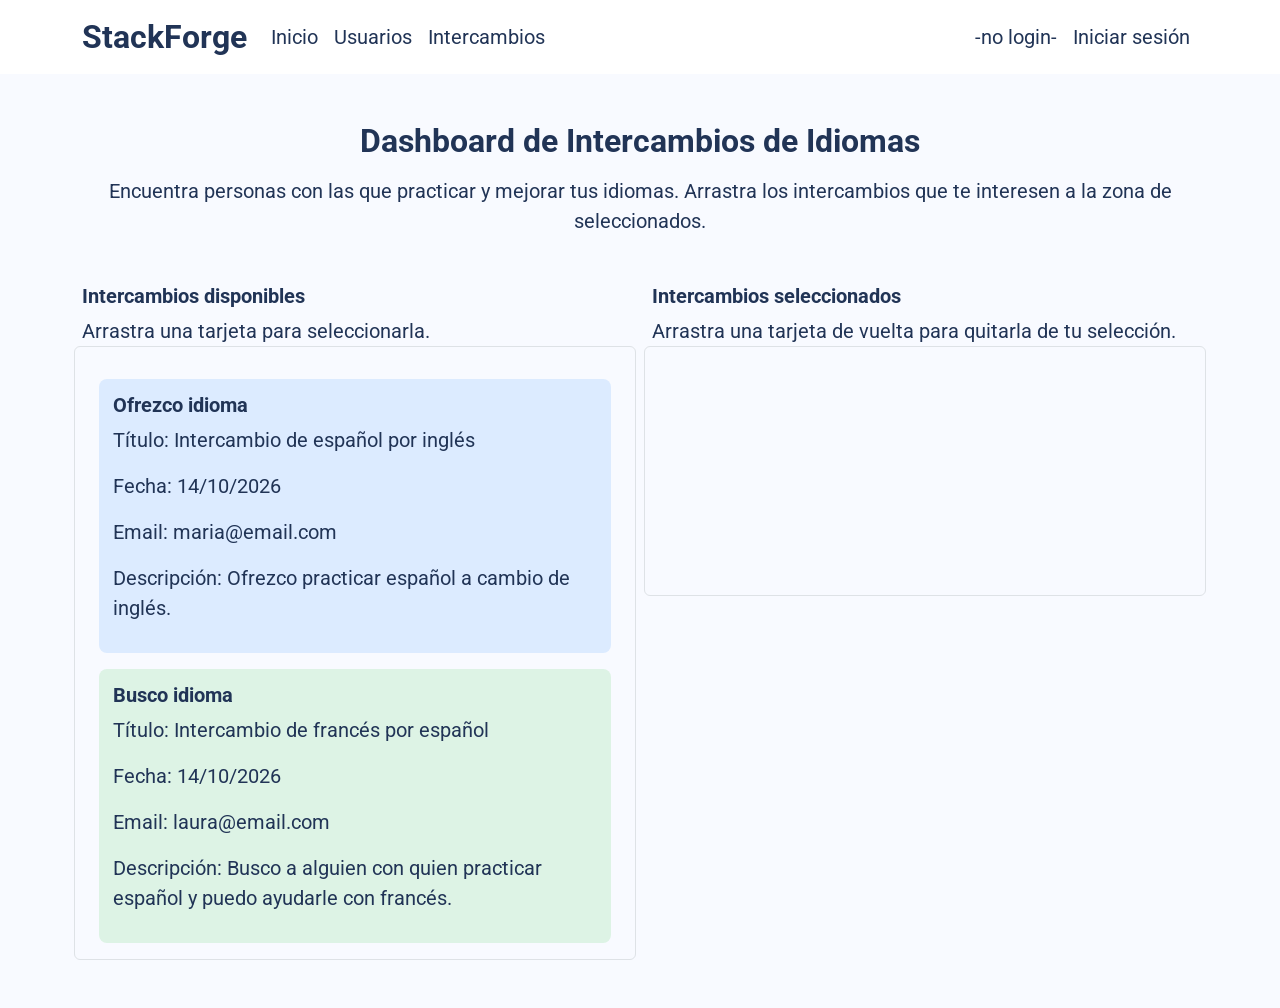
<file: index.html>
<!DOCTYPE html>
<html lang="es">
<head>
    <meta charset="UTF-8">
    <meta name="viewport" content="width=device-width, initial-scale=1.0">
    <title>StackForge - Dashboard</title>
    <link href="https://cdn.jsdelivr.net/npm/bootstrap@5.3.3/dist/css/bootstrap.min.css" rel="stylesheet">
    <link rel="stylesheet" href="css/styles.css">
</head>
<body>

<nav class="navbar navbar-expand-lg">
    <div class="container">
        <a class="navbar-brand" href="index.html">StackForge</a>

        <button class="navbar-toggler" type="button"
                data-bs-toggle="collapse"
                data-bs-target="#menuNavegacion"
                aria-controls="menuNavegacion"
                aria-expanded="false"
                aria-label="Abrir menú">
            <span class="navbar-toggler-icon"></span>
        </button>

        <div class="collapse navbar-collapse" id="menuNavegacion">
            <ul class="navbar-nav">
                <li class="nav-item">
                    <a class="nav-link" href="index.html">Inicio</a>
                </li>
                <li class="nav-item">
                    <a class="nav-link" href="usuarios.html">Usuarios</a>
                </li>
                <li class="nav-item">
                    <a class="nav-link" href="intercambios.html">Intercambios</a>
                </li>
            </ul>

            <ul class="navbar-nav ms-auto align-items-lg-center">
                <li class="nav-item">
                    <span class="nav-link" id="usuarioActivo">-no login-</span>
                </li>
                <li class="nav-item">
                    <a class="nav-link" href="login.html" id="enlace-login">
                        Iniciar sesión
                    </a>
                </li>
                <li class="nav-item">
                    <button type="button" class="nav-link"
                            id="cerrar-sesion" hidden>
                        Cerrar sesión
                    </button>
                </li>
            </ul>
        </div>
    </div>
</nav>

<main class="container mt-5 mb-5">

    <h1 class="text-center">Dashboard de Intercambios de Idiomas</h1>

    <p class="text-center mt-3">
        Encuentra personas con las que practicar y mejorar tus idiomas.
        Arrastra los intercambios que te interesen a la zona de seleccionados.
    </p>

    <div class="row g-4 mt-4">

        <section class="col-12 col-lg-6">
            <h2>Intercambios disponibles</h2>
            <p>Arrastra una tarjeta para seleccionarla.</p>

            <div id="lista-intercambios"
                 class="row g-3 p-3 border rounded"
                 style="min-height: 250px;">
            </div>
        </section>

        <section class="col-12 col-lg-6">
            <h2>Intercambios seleccionados</h2>
            <p>Arrastra una tarjeta de vuelta para quitarla de tu selección.</p>

            <div id="lista-seleccionados"
                 class="row g-3 p-3 border rounded"
                 style="min-height: 250px;">
            </div>
        </section>

    </div>

    <p id="mensaje-dashboard" class="mt-3" role="status"></p>

</main>

<script src="https://cdn.jsdelivr.net/npm/bootstrap@5.3.3/dist/js/bootstrap.bundle.min.js"></script>
<script type="module" src="./js/dashboard.js"></script>

</body>
</html>
</file>
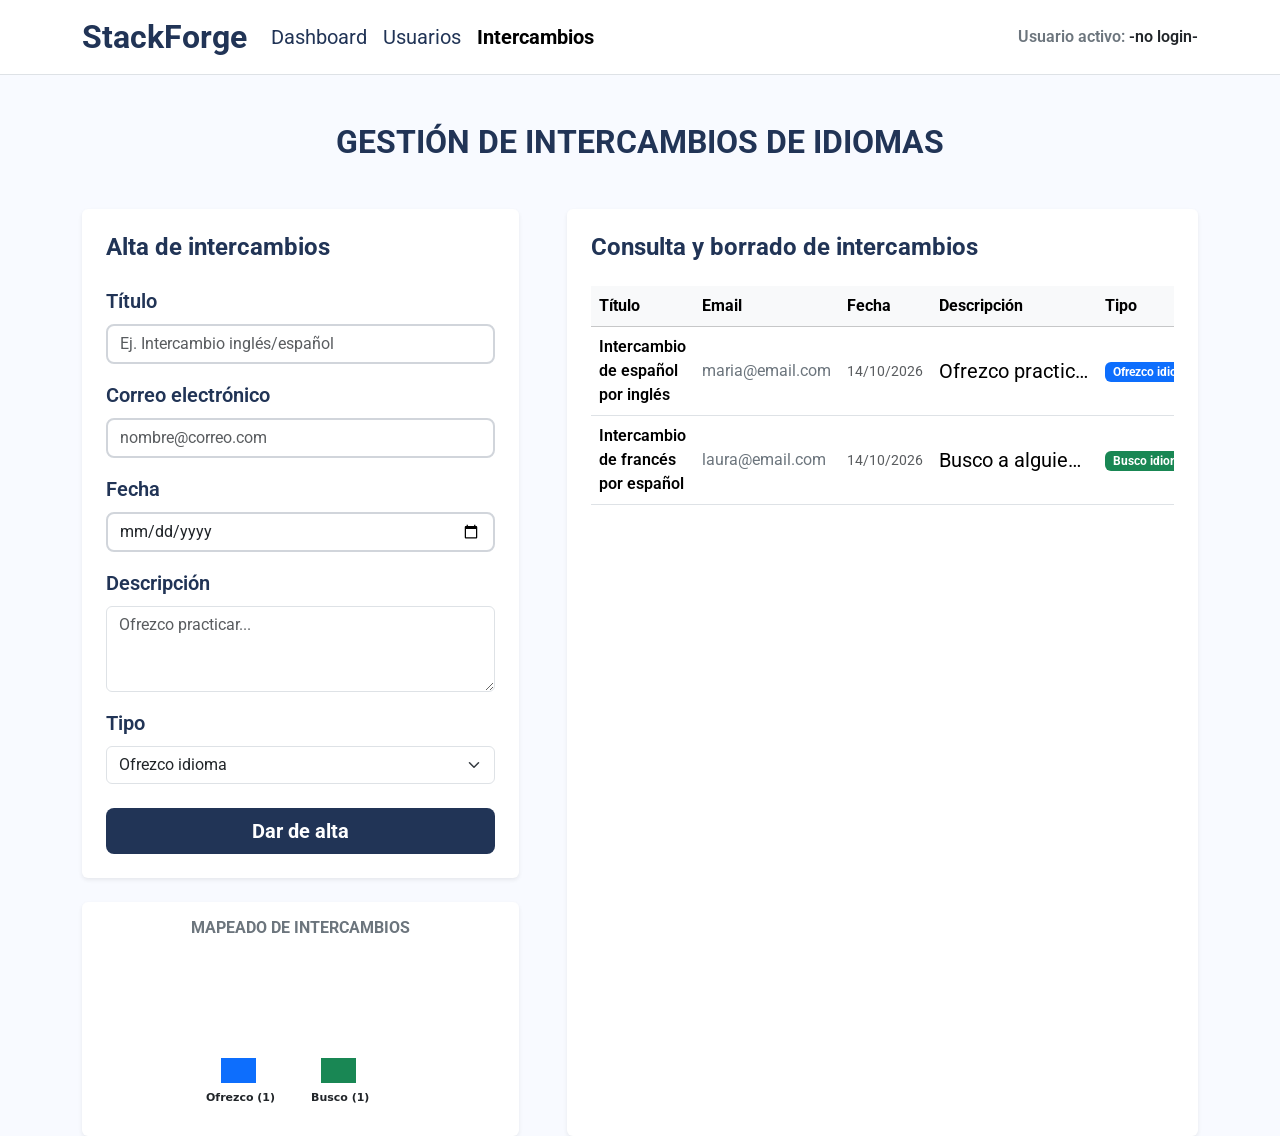
<file: intercambios.html>
<!DOCTYPE html>
<html lang="es">
<head>
    <meta charset="UTF-8">
    <meta name="viewport" content="width=device-width, initial-scale=1.0">
    <title>StackForge - Gestión de Intercambios</title>

    <!-- Bootstrap -->
    <link href="https://cdn.jsdelivr.net/npm/bootstrap@5.3.3/dist/css/bootstrap.min.css" rel="stylesheet">

    <!-- Estilos propios -->
    <link rel="stylesheet" href="css/styles.css">
</head>
<body>

<!-- Barra de navegación común -->
<nav class="navbar navbar-expand-lg border-bottom">
    <div class="container">
        <a class="navbar-brand fw-bold" href="index.html">StackForge</a>

        <button class="navbar-toggler" type="button"
                data-bs-toggle="collapse"
                data-bs-target="#menuNavegacion"
                aria-controls="menuNavegacion"
                aria-expanded="false"
                aria-label="Abrir menú">
            <span class="navbar-toggler-icon"></span>
        </button>

        <div class="collapse navbar-collapse" id="menuNavegacion">
            <ul class="navbar-nav me-auto">
                <li class="nav-item">
                    <a class="nav-link" href="index.html">Dashboard</a>
                </li>
                <li class="nav-item">
                    <a class="nav-link" href="usuarios.html">Usuarios</a>
                </li>
                <li class="nav-item">
                    <a class="nav-link active fw-bold" href="intercambios.html">Intercambios</a>
                </li>
            </ul>

            <span class="navbar-text fw-semibold text-secondary">
                Usuario activo: <span id="usuarioActivo" class="text-dark">-no login-</span>
            </span>
        </div>
    </div>
</nav>

<!-- Contenido de Gestión de Intercambios -->
<main class="container mt-5">
    <h1 class="text-center text-uppercase fw-bold mb-5">Gestión de Intercambios de Idiomas</h1>

    <div class="row g-5">
        
        <!-- COLUMNA IZQUIERDA: Formulario de Alta e Indicador Gráfico Canvas -->
        <section class="col-12 col-lg-5">
            <div class="contenedor-login shadow-sm rounded p-4 bg-white">
                <h2 class="fs-4 fw-bold mb-4">Alta de intercambios</h2>
                
                <form id="form-intercambio">
                    <div class="mb-3">
                        <label for="input-titulo" class="form-label fw-semibold">Título</label>
                        <input type="text" id="input-titulo" class="form-control" placeholder="Ej. Intercambio inglés/español" required>
                    </div>

                    <div class="mb-3">
                        <label for="input-email" class="form-label fw-semibold">Correo electrónico</label>
                        <input type="email" id="input-email" class="form-control" placeholder="nombre@correo.com" required>
                    </div>

                    <div class="mb-3">
                        <label for="input-fecha" class="form-label fw-semibold">Fecha</label>
                        <input type="date" id="input-fecha" class="form-control" required>
                    </div>

                    <div class="mb-3">
                        <label for="textarea-descripcion" class="form-label fw-semibold">Descripción</label>
                        <textarea id="textarea-descripcion" class="form-control" rows="3" placeholder="Ofrezco practicar..." required></textarea>
                    </div>

                    <div class="mb-4">
                        <label for="select-tipo" class="form-label fw-semibold">Tipo</label>
                        <select id="select-tipo" class="form-select" required>
                            <option value="Ofrezco idioma">Ofrezco idioma</option>
                            <option value="Busco idioma">Busco idioma</option>
                        </select>
                    </div>

                    <button type="submit" class="boton-alta w-100 py-2">Dar de alta</button>
                </form>
            </div>

            <!-- Canvas Nativo para Estadísticas Requeridas -->
            <div class="shadow-sm rounded p-3 bg-white mt-4 text-center">
                <h3 class="fs-6 fw-bold mb-3 text-secondary text-uppercase">Mapeado de Intercambios</h3>
                <canvas id="grafico-intercambios" width="240" height="160" class="mx-auto"></canvas>
            </div>
        </section>

        <!-- COLUMNA DERECHA: Tabla de Consulta y Borrado Síncrono (IndexedDB) -->
        <section class="col-12 col-lg-7">
            <div class="shadow-sm rounded p-4 bg-white h-100">
                <h2 class="fs-4 fw-bold mb-4">Consulta y borrado de intercambios</h2>
                
                <div class="table-responsive">
                    <table class="table table-hover align-middle">
                        <thead class="table-light">
                            <tr>
                                <th>Título</th>
                                <th>Email</th>
                                <th>Fecha</th>
                                <th>Descripción</th>
                                <th>Tipo</th>
                                <th class="text-center">Acción</th>
                            </tr>
                        </thead>
                        <tbody id="tabla-intercambios-cuerpo">
                            <!-- Inyección dinámica mediante JS -->
                        </tbody>
                    </table>
                </div>
            </div>
        </section>







        
    </div>
</main>

<!-- Bootstrap JavaScript -->
<script src="https://cdn.jsdelivr.net/npm/bootstrap@5.3.3/dist/js/bootstrap.bundle.min.js"></script>

<!-- Script de Gestión de Intercambios (Persona 3) -->
<script type="module" src="./js/intercambios.js"></script>

</body>
</html>
</file>
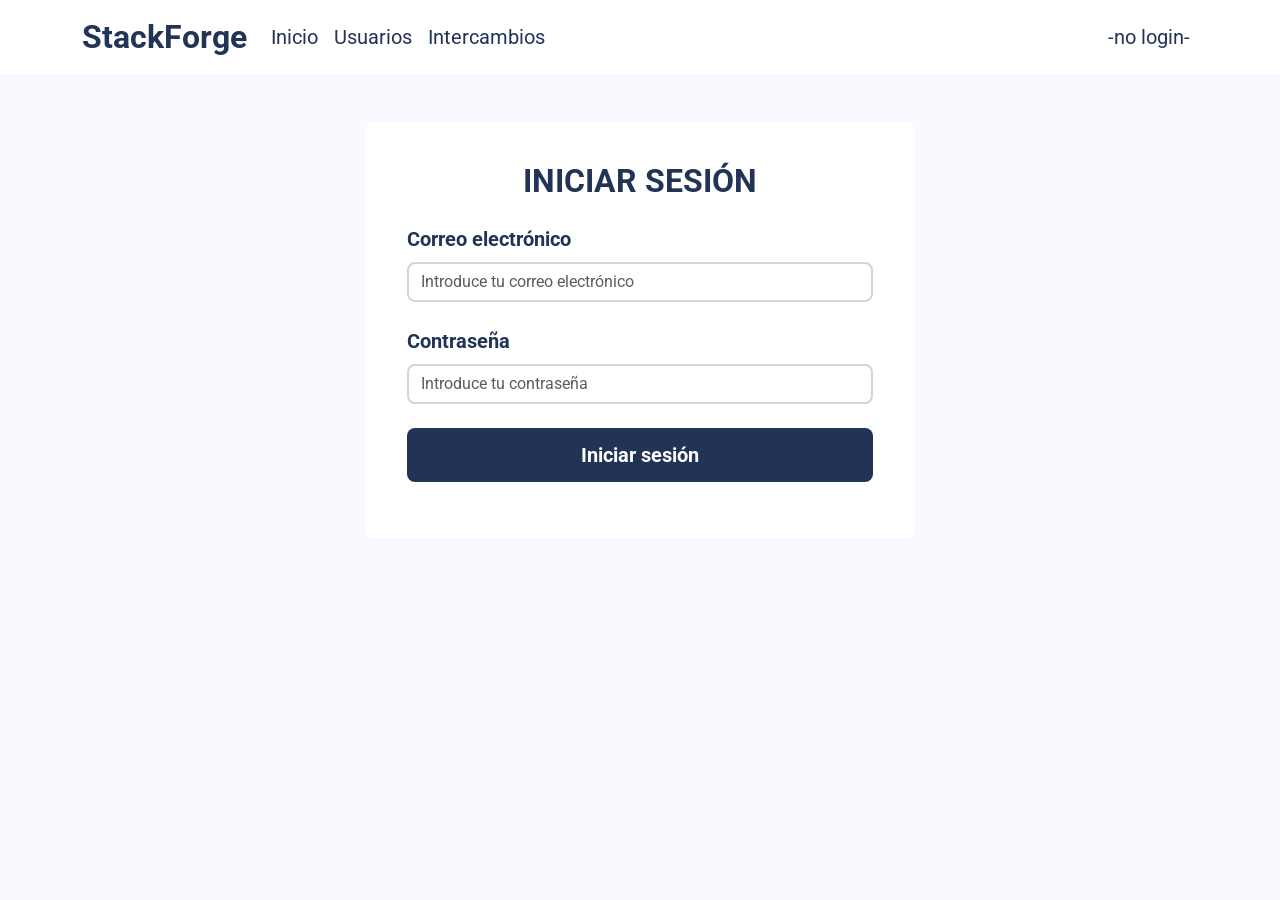
<file: login.html>
<!DOCTYPE html>
<html lang="es">
<head>
    <meta charset="UTF-8">
    <meta name="viewport" content="width=device-width, initial-scale=1.0">
    <title>StackForge - Iniciar sesión</title>

    <!-- Bootstrap -->
    <link href="https://cdn.jsdelivr.net/npm/bootstrap@5.3.3/dist/css/bootstrap.min.css" rel="stylesheet">

    <!-- Estilos propios -->
    <link rel="stylesheet" href="css/styles.css">
</head>
<body>

<!-- Barra de navegación -->
<nav class="navbar navbar-expand-lg">
    <div class="container">
        <a class="navbar-brand" href="index.html">StackForge</a>

        <button class="navbar-toggler" type="button"
                data-bs-toggle="collapse"
                data-bs-target="#menuNavegacion"
                aria-controls="menuNavegacion"
                aria-expanded="false"
                aria-label="Abrir menú">
            <span class="navbar-toggler-icon"></span>
        </button>

        <div class="collapse navbar-collapse" id="menuNavegacion">
            <ul class="navbar-nav">
                <li class="nav-item">
                    <a class="nav-link" href="index.html">Inicio</a>
                </li>
                <li class="nav-item">
                    <a class="nav-link" href="usuarios.html">Usuarios</a>
                </li>
                <li class="nav-item">
                    <a class="nav-link" href="intercambios.html">Intercambios</a>
                </li>
            </ul>

            <ul class="navbar-nav ms-auto">
                <li class="nav-item">
                    <span class="nav-link" id="usuarioActivo">-no login-</span>
                </li>
                <li class="nav-item">
                    <button type="button" class="nav-link" id="cerrar-sesion" hidden>
                        Cerrar sesión
                    </button>
                </li>
            </ul>
        </div>
    </div>
</nav>

<!-- Formulario de inicio de sesión -->
<main class="container mt-5">
    <div class="row justify-content-center">
        <div class="col-12 col-md-6">

            <section class="contenedor-login">
                <h1 class="text-center mb-4">INICIAR SESIÓN</h1>

                <form id="formulario-login">
                    <div class="mb-4">
                        <label for="email" class="form-label">Correo electrónico</label>
                        <input type="email"
                               class="form-control"
                               id="email"
                               placeholder="Introduce tu correo electrónico"
                               required>
                    </div>

                    <div class="mb-4">
                        <label for="password" class="form-label">Contraseña</label>
                        <input type="password"
                               class="form-control"
                               id="password"
                               placeholder="Introduce tu contraseña"
                               required>
                    </div>

                    <button type="submit" class="boton-login w-100">
                        Iniciar sesión
                    </button>

                    <p id="mensaje-login" class="mt-3" aria-live="polite"></p>
                </form>
            </section>

        </div>
    </div>
</main>

<!-- Bootstrap JavaScript -->
<script src="https://cdn.jsdelivr.net/npm/bootstrap@5.3.3/dist/js/bootstrap.bundle.min.js"></script>

<!-- JavaScript del Login -->
<script type="module" src="./js/login.js"></script>

</body>
</html>
</file>
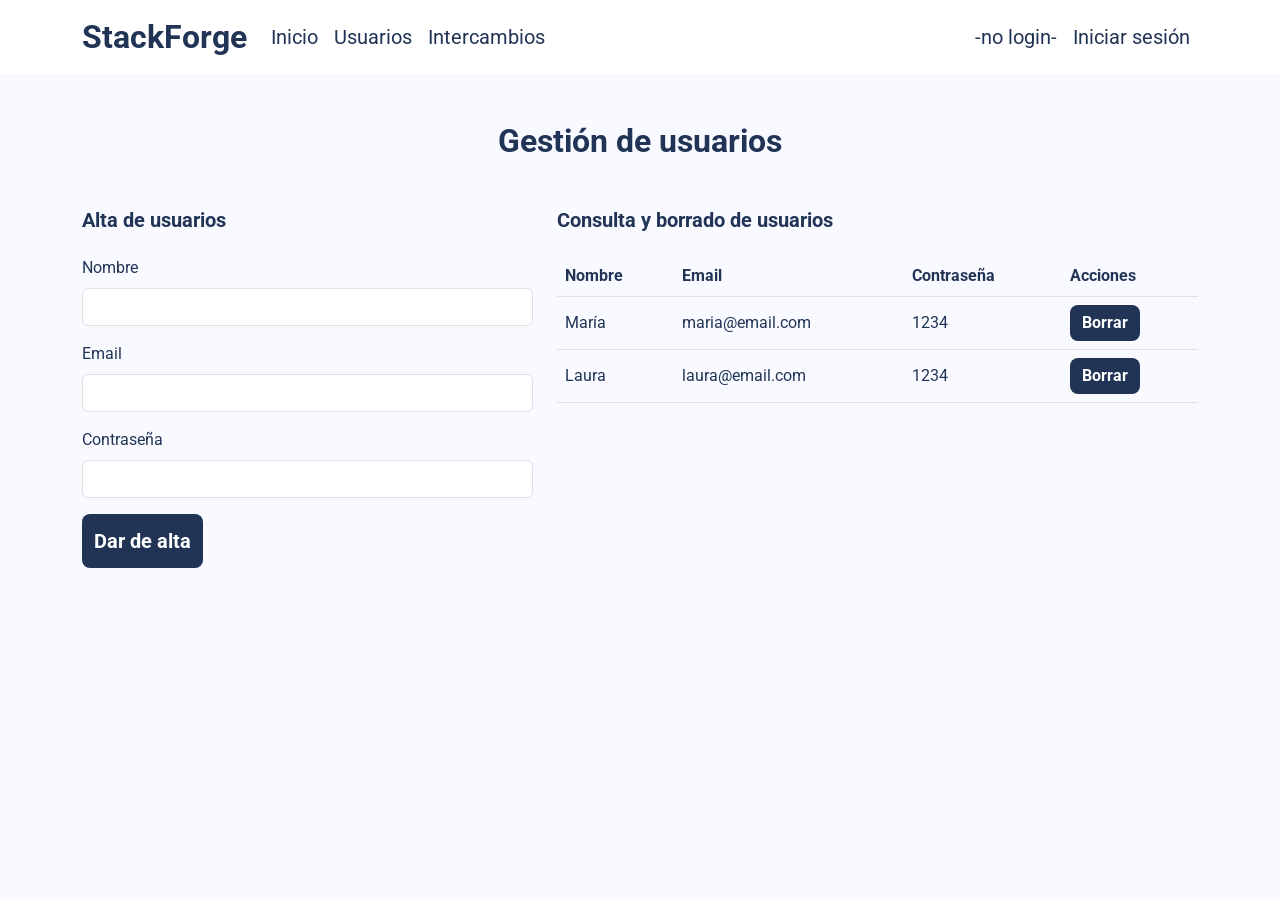
<file: usuarios.html>
<!DOCTYPE html>
<html lang="es">
<head>
    <meta charset="UTF-8">
    <meta name="viewport" content="width=device-width, initial-scale=1.0">
    <title>StackForge - Gestión de usuarios</title>

    <!-- Bootstrap -->
    <link href="https://cdn.jsdelivr.net/npm/bootstrap@5.3.3/dist/css/bootstrap.min.css" rel="stylesheet">

    <!-- Estilos propios -->
    <link rel="stylesheet" href="css/styles.css">
</head>
<body>

<!-- Barra de navegación -->
<nav class="navbar navbar-expand-lg">
    <div class="container">
        <a class="navbar-brand" href="index.html">StackForge</a>

        <button class="navbar-toggler" type="button"
                data-bs-toggle="collapse"
                data-bs-target="#menuNavegacion"
                aria-controls="menuNavegacion"
                aria-expanded="false"
                aria-label="Abrir menú">
            <span class="navbar-toggler-icon"></span>
        </button>

        <div class="collapse navbar-collapse" id="menuNavegacion">
            <ul class="navbar-nav">
                <li class="nav-item">
                    <a class="nav-link" href="index.html">Inicio</a>
                </li>
                <li class="nav-item">
                    <a class="nav-link" href="usuarios.html">Usuarios</a>
                </li>
                <li class="nav-item">
                    <a class="nav-link" href="intercambios.html">Intercambios</a>
                </li>
            </ul>

            <ul class="navbar-nav ms-auto">
                <li class="nav-item">
                    <span class="nav-link" id="usuarioActivo">-no login-</span>
                </li>
                <li class="nav-item">
                    <a class="nav-link" href="login.html" id="enlace-login">Iniciar sesión</a>
                </li>
                <li class="nav-item">
                    <button type="button" class="nav-link" id="cerrar-sesion" hidden>
                        Cerrar sesión
                    </button>
                </li>
            </ul>
        </div>
    </div>
</nav>

    <main class="container mt-5">

        <h1 class="text-center mb-5">
            Gestión de usuarios
        </h1>

        <!-- Mensajes de éxito y error -->
        <div id="mensajeUsuario" class="alert d-none" role="alert"></div>

        <div class="row">

            <!-- Columna izquierda: formulario -->
            <section class="col-lg-5">
                <h2 class="mb-4">Alta de usuarios</h2>

                <form id="formUsuario">

                    <div class="mb-3">
                        <label for="nombre" class="form-label">Nombre</label>
                        <input type="text" class="form-control"
                            id="nombre" name="nombre" required>
                    </div>

                    <div class="mb-3">
                        <label for="email" class="form-label">Email</label>
                        <input type="email" class="form-control"
                            id="email" name="email" required>
                    </div>

                    <div class="mb-3">
                        <label for="password" class="form-label">Contraseña</label>
                        <input type="password" class="form-control"
                            id="password" name="password" required>
                    </div>

                    <button type="submit" class="btn boton-alta">
                    Dar de alta
                    </button>

                </form>
            </section>

            <!-- Columna derecha: tabla -->

            <section class="col-lg-7 mt-4 mt-lg-0">
                <h2 class="mb-4">Consulta y borrado de usuarios</h2>

                <div class="table-responsive">
                    <table class="table tabla-usuarios">
                        <thead>
                            <tr>
                                <th>Nombre</th>
                                <th>Email</th>
                                <th>Contraseña</th>
                                <th>Acciones</th>
                            </tr>
                        </thead>

                        <tbody id="tablaUsuarios">
                            <!-- Los usuarios se añadirán con JavaScript -->
                        </tbody>
                    </table>
                </div>
            </section>


        </div>

    </main>

<!-- Bootstrap JavaScript -->
<script src="https://cdn.jsdelivr.net/npm/bootstrap@5.3.3/dist/js/bootstrap.bundle.min.js"></script>

<!-- JavaScript de Usuarios -->
<script type="module" src="./js/usuarios.js"></script>

</body>
</html>
</file>
<file: css/styles.css>
@import url('https://fonts.googleapis.com/css2?family=Roboto:wght@400;500;700&display=swap');
/* Estilos generales */
body {
    font-family: 'Roboto', sans-serif;
    background-color: #F8FAFF;
    color: #213456;
    margin: 0;
}

/* Barra de navegación */
.navbar {
    background-color: #FFFFFF;
}

.navbar-brand {
    font-size: 32px;
    font-weight: bold;
    color: #213456;
}

.nav-link {
    font-size: 20px;
    color: #213456;
}

/* Títulos y textos */
h1 {
    font-size: 32px;
    font-weight: bold;
}

h2 {
    font-size: 20px;
    font-weight: bold;
}

p {
    font-size: 20px;
}

/* Dashboard */
.tarjeta-intercambio {
    border-radius: 8px;
    padding: 14px;
    font-size: 20px;
}

.tarjeta-intercambio h3 {
    font-size: 20px;
    font-weight: bold;
}

.tarjeta-intercambio p {
    font-size: 20px;
}

.tarjeta-oferta {
    background-color: #DCEBFF;
}

.tarjeta-peticion {
    background-color: #DDF3E5;
}

/* Login */
.contenedor-login {
    background-color: #FFFFFF;
    padding: 40px;
}

.contenedor-login label {
    font-size: 20px;
    font-weight: bold;
}

.contenedor-login input {
    border: 2px solid #D1D5DB;
    border-radius: 8px;
}

.boton-login {
    background-color: #213456;
    color: #FFFFFF;
    font-size: 20px;
    font-weight: bold;
    border: none;
    border-radius: 8px;
    padding: 12px;
}

.boton-login:hover {
    background-color: #172642;
    color: #FFFFFF;
}

/* Usuarios */

.boton-alta,
.boton-borrar {
    background-color: #213456;
    color: #FFFFFF;
    font-size: 20px;
    font-weight: bold;
    border: none;
    border-radius: 8px;
    padding: 12px;
}

.boton-alta:hover,
.boton-borrar:hover {
    background-color: #172642;
    color: #FFFFFF;
}

.boton-borrar {
    font-size: 16px;
    padding: 6px 12px;
}

.tabla-usuarios {
    font-size: 16px;
    --bs-table-bg: #F8FAFF;
    --bs-table-color: #213456;
}

.tabla-usuarios th {
    color: #213456;
    font-weight: bold;
}

.tabla-usuarios td {
    vertical-align: middle;
}

/* Animación de las tarjetas */
.tarjeta-intercambio {
    animation: aparecer 0.5s ease;
    transition: transform 0.2s ease;
}

.tarjeta-intercambio:hover {
    transform: translateY(-5px);
}

@keyframes aparecer {
    from {
        opacity: 0;
        transform: translateY(10px);
    }

    to {
        opacity: 1;
        transform: translateY(0);
    }
}
</file>
